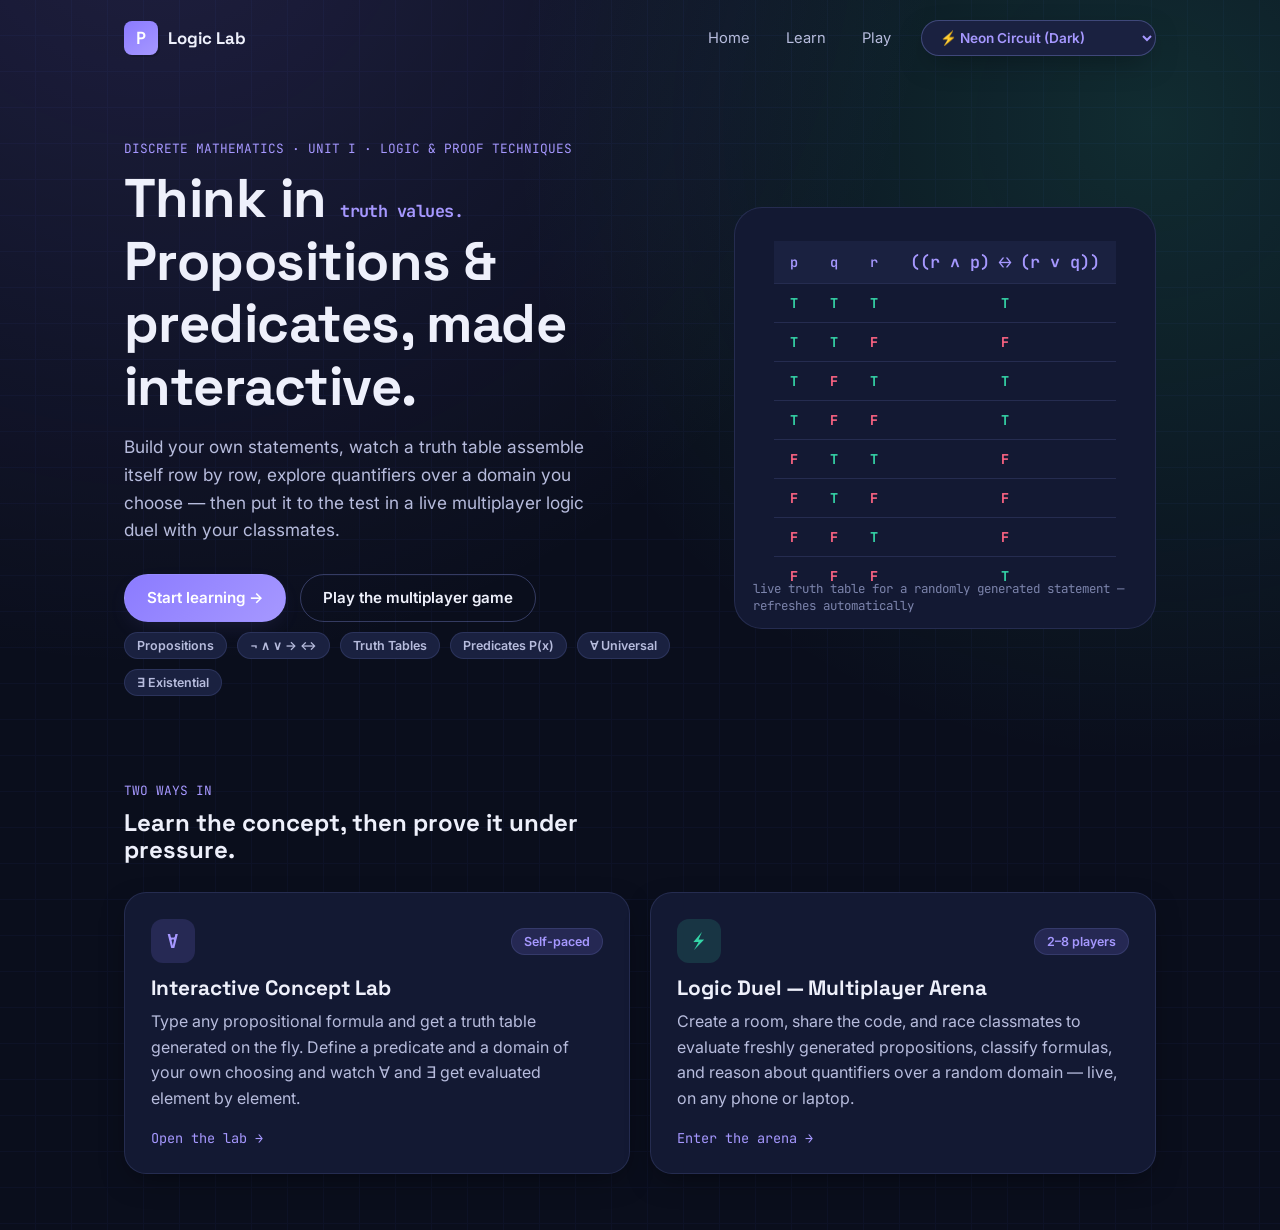
<file: index.html>
<!DOCTYPE html>
<html lang="en">
<head>
<meta charset="UTF-8">
<meta name="viewport" content="width=device-width, initial-scale=1, viewport-fit=cover">
<title>Propositions &amp; Predicates — Interactive Logic Lab</title>
<link rel="stylesheet" href="css/style.css">
<style>
  .hero { padding: 64px 0 20px; }
  .hero-grid { display: grid; grid-template-columns: 1.15fr 0.85fr; gap: 40px; align-items: center; }
  .hero h1 { font-size: clamp(2.1rem, 5vw, 3.4rem); letter-spacing: -0.01em; }
  .hero h1 .sym { color: var(--accent-bright); }
  .hero .lede { font-size: 1.08rem; max-width: 480px; margin-top: 16px; }
  .cta-row { display: flex; gap: 14px; margin-top: 30px; flex-wrap: wrap; }

  .orbit {
    aspect-ratio: 1;
    border-radius: 28px;
    border: 1px solid var(--border);
    background: var(--panel);
    position: relative;
    display: grid; place-items: center;
    overflow: hidden;
  }
  .orbit table.truth-table { font-size: 0.85rem; }
  .orbit-caption { position: absolute; bottom: 14px; left: 18px; right: 18px; font-size: .78rem; color: var(--muted); font-family: var(--font-mono); }

  .track-cards { margin-top: 10px; }
  .card .card-top { display: flex; align-items: center; justify-content: space-between; margin-bottom: 14px; }
  .card .icon {
    width: 44px; height: 44px; border-radius: 12px;
    display: grid; place-items: center; font-family: var(--font-mono); font-weight: 700; font-size: 1.2rem;
  }
  .icon.learn { background: var(--accent-soft); color: var(--accent-bright); }
  .icon.play { background: var(--true-soft); color: var(--true); }
  .card h3 { font-size: 1.3rem; margin-bottom: 8px; }
  .card .go { font-family: var(--font-mono); font-size: .85rem; color: var(--accent-bright); }

  .syllabus-row { display: flex; gap: 10px; flex-wrap: wrap; margin-top: 10px; }
  .syllabus-row .pill { background: var(--panel-2); color: var(--text-dim); }

  @media (max-width: 860px) {
    .hero-grid { grid-template-columns: 1fr; }
    .orbit { max-width: 420px; margin: 0 auto; }
  }
</style>
</head>
<body>
<div class="topbar">
  <a class="brand" href="index.html"><span class="mark">P</span>Logic Lab</a>
  <div class="nav-controls">
    <nav class="nav-links">
      <a href="index.html">Home</a>
      <a href="learn.html">Learn</a>
      <a href="game.html">Play</a>
    </nav>
    <select id="themeSelect" class="theme-select" aria-label="Select Theme">
  <option value="neon-circuit">⚡ Neon Circuit (Dark)</option>
  <option value="neon-twilight">🌆 Neon Twilight (Light)</option>
  <option value="dystopia-glitch">🤖 Cyberpunk Glitch (Dark)</option>
  <option value="dystopia-light">⚠️ Cyberpunk Hazard (Light)</option>
  <option value="pixel-lavender">🔮 Pixel Lavender (Dark)</option>
  <option value="pixel-sakura">🌸 Pixel Sakura (Light)</option>
</select>
  </div>
</div>

<div class="wrap">
  <section class="hero">
    <div class="hero-grid">
      <div>
        <div class="eyebrow">DISCRETE MATHEMATICS · UNIT I · LOGIC &amp; PROOF TECHNIQUES</div>
        <h1>Think in <span class="sym">truth values.</span><br>Propositions &amp; predicates, made interactive.</h1>
        <p class="lede">Build your own statements, watch a truth table assemble itself row by row, explore quantifiers over a domain you choose — then put it to the test in a live multiplayer logic duel with your classmates.</p>
        <div class="cta-row">
          <a href="learn.html" class="btn btn-primary">Start learning →</a>
          <a href="game.html" class="btn btn-ghost">Play the multiplayer game</a>
        </div>
        <div class="syllabus-row">
          <span class="pill">Propositions</span>
          <span class="pill">¬ ∧ ∨ → ↔</span>
          <span class="pill">Truth Tables</span>
          <span class="pill">Predicates P(x)</span>
          <span class="pill">∀ Universal</span>
          <span class="pill">∃ Existential</span>
        </div>
      </div>

      <div class="orbit" id="heroOrbit" aria-hidden="true">
        <div id="heroTableSlot"></div>
        <div class="orbit-caption">live truth table for a randomly generated statement — refreshes automatically</div>
      </div>
    </div>
  </section>

  <section class="section track-cards">
    <div class="section-head">
      <div class="eyebrow">TWO WAYS IN</div>
      <h2>Learn the concept, then prove it under pressure.</h2>
    </div>
    <div class="grid-2">
      <a class="card" href="learn.html">
        <div class="card-top">
          <div class="icon learn">∀</div>
          <span class="pill">Self-paced</span>
        </div>
        <h3>Interactive Concept Lab</h3>
        <p>Type any propositional formula and get a truth table generated on the fly. Define a predicate and a domain of your own choosing and watch ∀ and ∃ get evaluated element by element.</p>
        <span class="go">Open the lab →</span>
      </a>
      <a class="card" href="game.html">
        <div class="card-top">
          <div class="icon play">⚡</div>
          <span class="pill">2–8 players</span>
        </div>
        <h3>Logic Duel — Multiplayer Arena</h3>
        <p>Create a room, share the code, and race classmates to evaluate freshly generated propositions, classify formulas, and reason about quantifiers over a random domain — live, on any phone or laptop.</p>
        <span class="go">Enter the arena →</span>
      </a>
    </div>
  </section>
</div>

<script type="module">
  import { randomExpression, generateTruthTable } from './js/logic-engine.js';

  function renderMiniTable() {
    const vars = ['p', 'q', 'r'].slice(0, 2 + Math.round(Math.random()));
    let expr;
    try {
      expr = randomExpression(vars, 2);
      var { rows } = generateTruthTable(expr);
    } catch (e) { return; }
    const varsUsed = Object.keys(rows[0].env);
    let html = `<table class="truth-table"><thead><tr>`;
    varsUsed.forEach(v => html += `<th>${v}</th>`);
    html += `<th class="sym">${expr}</th></tr></thead><tbody>`;
    rows.forEach(r => {
      html += '<tr>';
      varsUsed.forEach(v => html += `<td class="${r.env[v] ? 'val-true' : 'val-false'}">${r.env[v] ? 'T' : 'F'}</td>`);
      html += `<td class="result-col ${r.result ? 'val-true' : 'val-false'}">${r.result ? 'T' : 'F'}</td></tr>`;
    });
    html += '</tbody></table>';
    document.getElementById('heroTableSlot').innerHTML = html;
  }

  renderMiniTable();
  setInterval(renderMiniTable, 4200);
</script>
<script type="module" src="js/theme.js"></script>
</body>
</html>
</file>
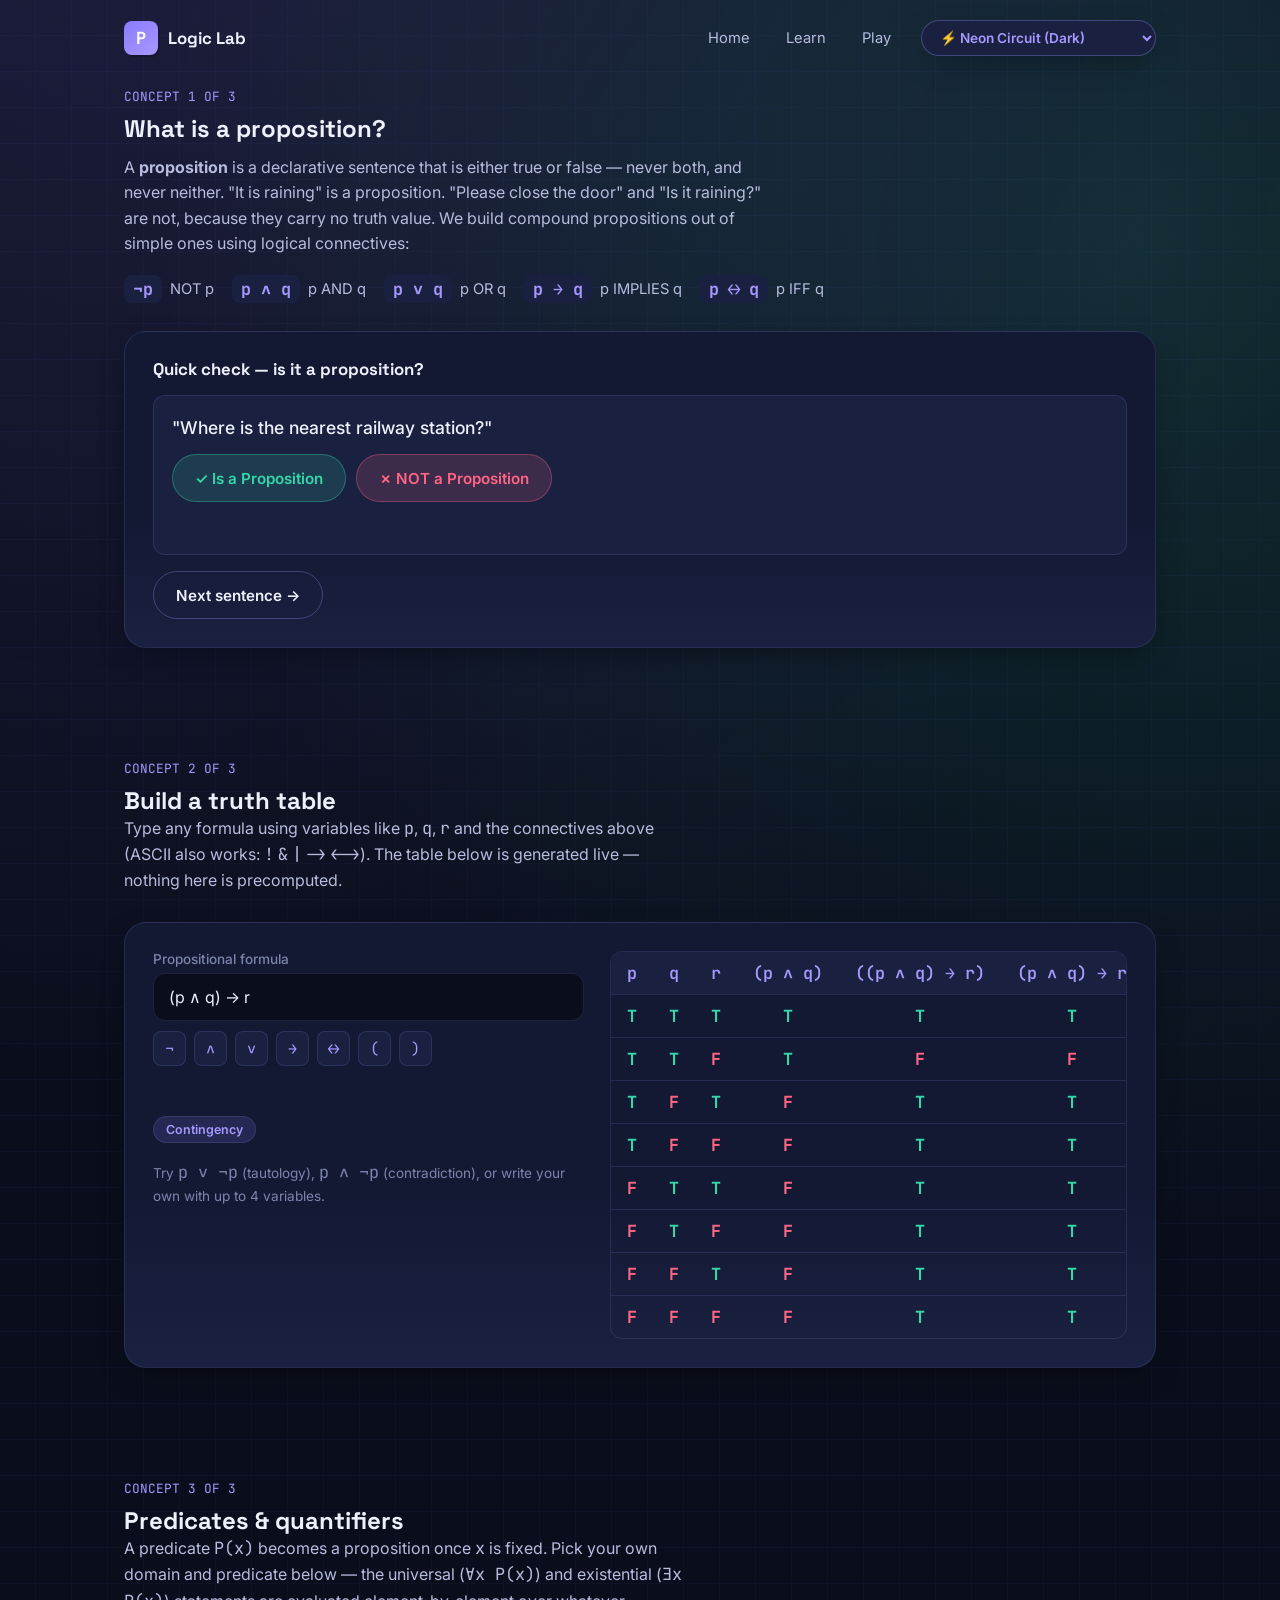
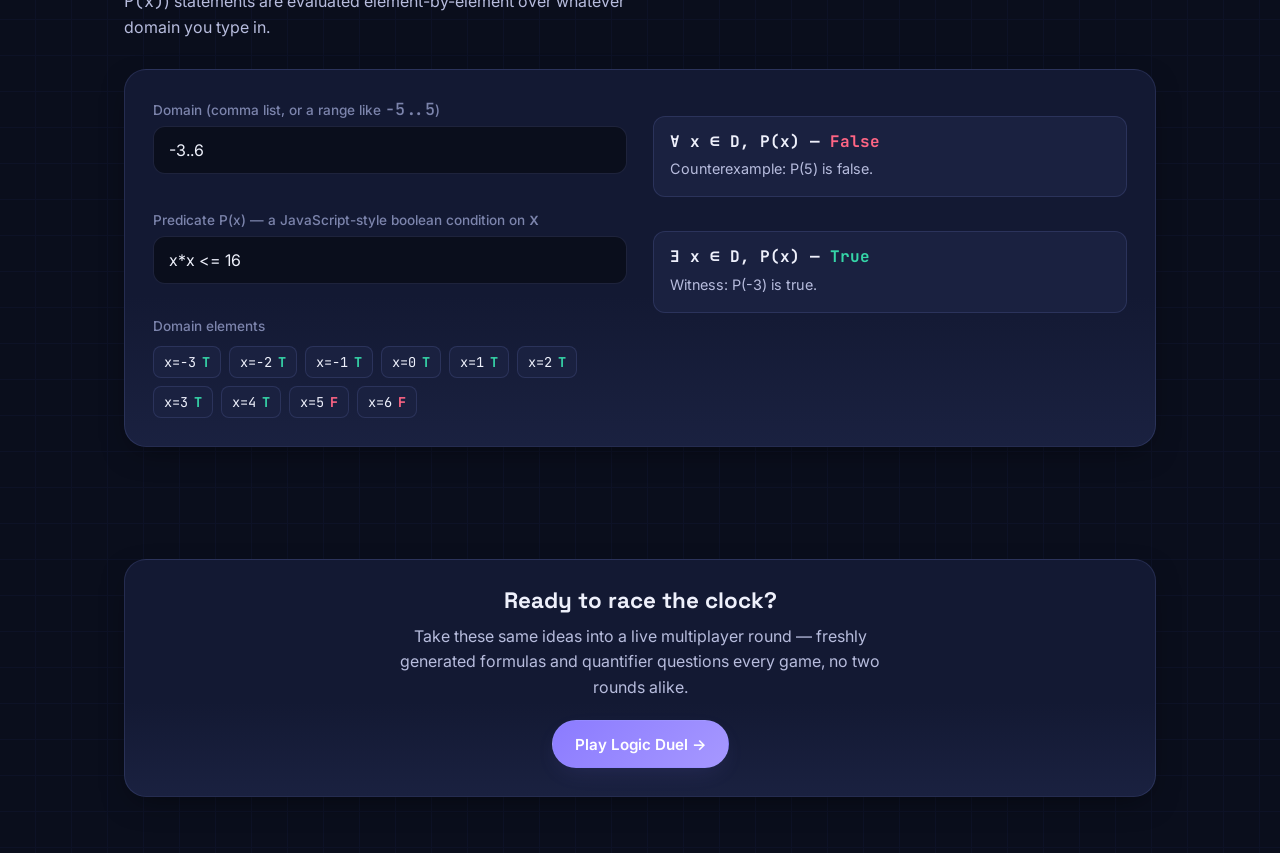
<file: learn.html>
<!DOCTYPE html>
<html lang="en">
<head>
<meta charset="UTF-8">
<meta name="viewport" content="width=device-width, initial-scale=1, viewport-fit=cover">
<title>Learn — Propositions &amp; Predicates</title>
<link rel="stylesheet" href="css/style.css">
<style>
  .legend { display: flex; gap: 18px; flex-wrap: wrap; margin: 18px 0 28px; }
  .legend .item { display: flex; align-items: center; gap: 8px; font-size: .92rem; color: var(--text-dim); }
  .legend .sym { font-family: var(--font-mono); background: var(--panel-2); border-radius: var(--r-sm); padding: 3px 9px; color: var(--accent-bright); font-weight: 700; }

  .builder { display: grid; grid-template-columns: 1fr 1.2fr; gap: 26px; }
  .builder-input-row { display: flex; gap: 10px; }
  .builder-input-row input { flex: 1; }
  .quick-syms { display: flex; gap: 8px; flex-wrap: wrap; margin-top: 10px; }
  .quick-syms button { font-family: var(--font-mono); background: var(--panel-2); border: 1px solid var(--border); color: var(--accent-bright); border-radius: var(--r-sm); padding: 6px 11px; cursor: pointer; font-size: .95rem; }
  .quick-syms button:hover { border-color: var(--border-strong); }
  .verdict { margin-top: 16px; }
  .error-msg { color: var(--false); font-size: .88rem; margin-top: 10px; font-family: var(--font-mono); }

  .quant-grid { display: grid; grid-template-columns: 1fr 1fr; gap: 26px; }
  .domain-chip { display: inline-flex; align-items: center; gap: 6px; font-family: var(--font-mono); font-size: .85rem; padding: 6px 10px; border-radius: var(--r-sm); background: var(--panel-2); border: 1px solid var(--border); }
  .domain-list { display: flex; flex-wrap: wrap; gap: 8px; margin-top: 12px; max-height: 190px; overflow-y: auto; }
  .quant-result { margin-top: 18px; padding: 16px; border-radius: var(--r-md); border: 1px solid var(--border); background: var(--panel-2); }
  .quant-result h4 { font-family: var(--font-mono); font-size: 1rem; margin-bottom: 6px; }

  .quiz-item { padding: 18px; border-radius: var(--r-md); border: 1px solid var(--border); background: var(--panel-2); }
  .quiz-options { display: flex; gap: 10px; margin-top: 12px; flex-wrap: wrap; }
  .quiz-feedback { margin-top: 10px; font-size: .9rem; min-height: 1.4em; }

  @media (max-width: 860px) {
    .builder, .quant-grid { grid-template-columns: 1fr; }
  }
</style>
</head>
<body>
<div class="topbar">
  <a class="brand" href="index.html"><span class="mark">P</span>Logic Lab</a>
  <div class="nav-controls">
    <nav class="nav-links">
      <a href="index.html">Home</a>
      <a href="learn.html">Learn</a>
      <a href="game.html">Play</a>
    </nav>
    <select id="themeSelect" class="theme-select" aria-label="Select Theme">
  <option value="neon-circuit">⚡ Neon Circuit (Dark)</option>
  <option value="neon-twilight">🌆 Neon Twilight (Light)</option>
  <option value="dystopia-glitch">🤖 Cyberpunk Glitch (Dark)</option>
  <option value="dystopia-light">⚠️ Cyberpunk Hazard (Light)</option>
  <option value="pixel-lavender">🔮 Pixel Lavender (Dark)</option>
  <option value="pixel-sakura">🌸 Pixel Sakura (Light)</option>
</select>
  </div>
</div>

<div class="wrap">

  <section class="section" style="padding-top:12px;">
    <div class="eyebrow">CONCEPT 1 OF 3</div>
    <h2>What is a proposition?</h2>
    <p style="max-width:640px; margin-top:12px;">A <strong>proposition</strong> is a declarative sentence that is either true or false — never both, and never neither. "It is raining" is a proposition. "Please close the door" and "Is it raining?" are not, because they carry no truth value. We build compound propositions out of simple ones using logical connectives:</p>
    <div class="legend">
      <div class="item"><span class="sym">¬p</span> NOT p</div>
      <div class="item"><span class="sym">p ∧ q</span> p AND q</div>
      <div class="item"><span class="sym">p ∨ q</span> p OR q</div>
      <div class="item"><span class="sym">p → q</span> p IMPLIES q</div>
      <div class="item"><span class="sym">p ↔ q</span> p IFF q</div>
    </div>

    <div class="panel stack" id="quizPanel">
      <h3 style="font-size:1.05rem;">Quick check — is it a proposition?</h3>
      <div class="quiz-item" id="quizItem"></div>
      <button class="btn btn-ghost" id="quizNext" style="align-self:flex-start;">Next sentence →</button>
    </div>
  </section>

  <section class="section">
    <div class="section-head">
      <div class="eyebrow">CONCEPT 2 OF 3</div>
      <h2>Build a truth table</h2>
      <p>Type any formula using variables like <code>p</code>, <code>q</code>, <code>r</code> and the connectives above (ASCII also works: <code>!</code> <code>&amp;</code> <code>|</code> <code>-&gt;</code> <code>&lt;-&gt;</code>). The table below is generated live — nothing here is precomputed.</p>
    </div>

    <div class="builder panel">
      <div class="stack">
        <div class="field">
          <label for="exprInput">Propositional formula</label>
          <div class="builder-input-row">
            <input type="text" id="exprInput" value="(p ∧ q) → r" autocomplete="off" spellcheck="false">
          </div>
          <div class="quick-syms">
            <button type="button" data-sym="¬">¬</button>
            <button type="button" data-sym="∧">∧</button>
            <button type="button" data-sym="∨">∨</button>
            <button type="button" data-sym="→">→</button>
            <button type="button" data-sym="↔">↔</button>
            <button type="button" data-sym="(">(</button>
            <button type="button" data-sym=")">)</button>
          </div>
          <div class="error-msg hidden" id="exprError"></div>
        </div>
        <div class="verdict">
          <span class="pill" id="verdictPill">—</span>
        </div>
        <p class="muted" style="font-size:.85rem;">Try <code>p ∨ ¬p</code> (tautology), <code>p ∧ ¬p</code> (contradiction), or write your own with up to 4 variables.</p>
      </div>

      <div class="truth-table-wrap">
        <table class="truth-table" id="truthTable"></table>
      </div>
    </div>
  </section>

  <section class="section">
    <div class="section-head">
      <div class="eyebrow">CONCEPT 3 OF 3</div>
      <h2>Predicates &amp; quantifiers</h2>
      <p>A predicate <code>P(x)</code> becomes a proposition once <code>x</code> is fixed. Pick your own domain and predicate below — the universal (<code>∀x P(x)</code>) and existential (<code>∃x P(x)</code>) statements are evaluated element-by-element over whatever domain you type in.</p>
    </div>

    <div class="panel quant-grid">
      <div class="stack">
        <div class="field">
          <label for="domainInput">Domain (comma list, or a range like <code>-5..5</code>)</label>
          <input type="text" id="domainInput" value="-3..6" autocomplete="off" spellcheck="false">
        </div>
        <div class="field">
          <label for="predicateInput">Predicate P(x) — a JavaScript-style boolean condition on <code>x</code></label>
          <input type="text" id="predicateInput" value="x*x <= 16" autocomplete="off" spellcheck="false">
        </div>
        <div class="error-msg hidden" id="predError"></div>
        <div>
          <label>Domain elements</label>
          <div class="domain-list" id="domainList"></div>
        </div>
      </div>
      <div class="stack">
        <div class="quant-result" id="forallResult"></div>
        <div class="quant-result" id="existsResult"></div>
      </div>
    </div>
  </section>

  <section class="section center">
    <div class="panel">
      <h3 style="font-size:1.4rem;">Ready to race the clock?</h3>
      <p style="max-width:480px; margin:10px auto 20px;">Take these same ideas into a live multiplayer round — freshly generated formulas and quantifier questions every game, no two rounds alike.</p>
      <a class="btn btn-primary" href="game.html">Play Logic Duel →</a>
    </div>
  </section>
</div>

<div class="toast" id="toast"></div>
<script type="module" src="js/theme.js"></script>
<script type="module" src="js/learn.js"></script>
</body>
</html>
</file>
<file: css/style.css>
/* css/style.css */
@import url('https://fonts.googleapis.com/css2?family=Space+Grotesk:wght@500;600;700&family=Inter:wght@400;500;600&family=JetBrains+Mono:wght@400;500;700&family=VT323&display=swap');

:root {
  /* ============================================================
     THEME 1: NEON CIRCUIT (Original Dark Circuit Board)
     ============================================================ */
  --bg: #0a0e1c;
  --bg-grid: #0d1226;
  --panel: #131933;
  --panel-2: #1a2140;
  --panel-3: #212a4e;
  --border: rgba(148, 163, 255, 0.14);
  --border-strong: rgba(148, 163, 255, 0.3);

  --accent: #8b7bff;
  --accent-bright: #a698ff;
  --accent-soft: rgba(139, 123, 255, 0.16);

  --true: #35d6a8;
  --true-soft: rgba(53, 214, 168, 0.15);
  --false: #ff6584;
  --false-soft: rgba(255, 101, 132, 0.15);

  --text: #eef0fb;
  --text-dim: #b7bcdd;
  --muted: #7c84ac;

  --font-display: 'Space Grotesk', sans-serif;
  --font-body: 'Inter', sans-serif;
  --font-mono: 'JetBrains Mono', monospace;

  --r-lg: 22px;
  --r-md: 12px;
  --r-sm: 8px;
  --r-pill: 999px;

  --panel-shadow: 0 10px 30px -10px rgba(0, 0, 0, 0.5);
  --pixel-border: 1px solid var(--border);

  color-scheme: dark;
}

[data-theme="neon-twilight"] {
  /* ============================================================
     THEME 2: NEON TWILIGHT (High-Vibrancy Indigo & Magenta)
     ============================================================ */
  --bg: #dbe4ff;
  --bg-grid: #c7d2fe;
  --panel: #eef2ff;
  --panel-2: #c7d2fe;
  --panel-3: #a5b4fc;
  --border: rgba(99, 102, 241, 0.35);
  --border-strong: #6366f1;

  --accent: #d946ef;
  --accent-bright: #4f46e5;
  --accent-soft: rgba(217, 70, 239, 0.22);

  --true: #059669;
  --true-soft: rgba(5, 150, 105, 0.22);
  --false: #e11d48;
  --false-soft: rgba(225, 29, 72, 0.22);

  --text: #0f172a;
  --text-dim: #312e81;
  --muted: #4338ca;

  --panel-shadow: 0 12px 32px -8px rgba(79, 70, 229, 0.28);
  --pixel-border: 1.5px solid var(--border-strong);

  color-scheme: light;
}

[data-theme="dystopia-glitch"] {
  /* ============================================================
     THEME 3: CYBERPUNK GLITCH (Dark Grimdark Terminal)
     ============================================================ */
  --bg: #030407;
  --bg-grid: #0e111a;
  --panel: #07090e;
  --panel-2: #101420;
  --panel-3: #182030;
  --border: rgba(255, 0, 85, 0.6);
  --border-strong: #ff0055;

  --accent: #ff0055;
  --accent-bright: #00f0ff;
  --accent-soft: rgba(255, 0, 85, 0.25);

  --true: #00ffaa;
  --true-soft: rgba(0, 255, 170, 0.2);
  --false: #ff0055;
  --false-soft: rgba(255, 0, 85, 0.25);

  --text: #ffffff;
  --text-dim: #c1cbdb;
  --muted: #78879c;

  --font-display: 'Space Grotesk', sans-serif;
  --font-body: 'Inter', sans-serif;
  --font-mono: 'JetBrains Mono', monospace;

  --r-lg: 2px;
  --r-md: 0px;
  --r-sm: 0px;
  --r-pill: 2px;

  --panel-shadow: -4px 4px 0px #ff0055, 4px -4px 0px #00f0ff;
  --pixel-border: 2px solid var(--border-strong);

  color-scheme: dark;
}

[data-theme="dystopia-light"] {
  /* ============================================================
     THEME 4: CYBERPUNK HAZARD (Light Surveillance Terminal)
     ============================================================ */
  --bg: #cfd6df;
  --bg-grid: #b0bac5;
  --panel: #f0f4f8;
  --panel-2: #d8e1e8;
  --panel-3: #c0ccd8;
  --border: #eab308;
  --border-strong: #0f172a;

  --accent: #d97706;
  --accent-bright: #1e293b;
  --accent-soft: rgba(217, 119, 6, 0.25);

  --true: #047857;
  --true-soft: rgba(4, 120, 87, 0.2);
  --false: #b91c1c;
  --false-soft: rgba(185, 28, 28, 0.2);

  --text: #0f172a;
  --text-dim: #1e293b;
  --muted: #475569;

  --font-display: 'Space Grotesk', sans-serif;
  --font-body: 'Inter', sans-serif;
  --font-mono: 'JetBrains Mono', monospace;

  --r-lg: 2px;
  --r-md: 0px;
  --r-sm: 0px;
  --r-pill: 2px;

  --panel-shadow: 5px 5px 0px #0f172a;
  --pixel-border: 2px solid var(--border-strong);

  color-scheme: light;
}

[data-theme="pixel-lavender"] {
  /* ============================================================
     THEME 5: COZY PIXEL LAVENDER (Pastel Y2K Dark)
     ============================================================ */
  --bg: #1a1326;
  --bg-grid: #241a36;
  --panel: #291e3d;
  --panel-2: #382952;
  --panel-3: #4a366b;
  --border: #755299;
  --border-strong: #f4a6e1;

  --accent: #f4a6e1;
  --accent-bright: #ffc2eb;
  --accent-soft: rgba(244, 166, 225, 0.2);

  --true: #82e0aa;
  --true-soft: rgba(130, 224, 170, 0.22);
  --false: #ff8ca3;
  --false-soft: rgba(255, 140, 163, 0.22);

  --text: #fbebfd;
  --text-dim: #d3b9dc;
  --muted: #a388b5;

  --font-display: 'Space Grotesk', sans-serif;
  --font-body: 'Inter', sans-serif;
  --font-mono: 'VT323', monospace;

  --r-lg: 14px;
  --r-md: 8px;
  --r-sm: 4px;
  --r-pill: 999px;

  --panel-shadow: 4px 4px 0px #0c0714;
  --pixel-border: 2px solid var(--border-strong);

  color-scheme: dark;
}

[data-theme="pixel-sakura"] {
  /* ============================================================
     THEME 6: COZY PIXEL SAKURA (Pastel Y2K Light)
     ============================================================ */
  --bg: #f5deea;
  --bg-grid: #ebcad9;
  --panel: #fff2f7;
  --panel-2: #f2c9db;
  --panel-3: #e5b3cb;
  --border: #d48ba8;
  --border-strong: #b84c75;

  --accent: #d45d87;
  --accent-bright: #9e2d56;
  --accent-soft: rgba(212, 93, 135, 0.2);

  --true: #2aa897;
  --true-soft: rgba(42, 168, 151, 0.22);
  --false: #e55353;
  --false-soft: rgba(229, 83, 83, 0.22);

  --text: #3d1c29;
  --text-dim: #5c3243;
  --muted: #8c5369;

  --font-display: 'Space Grotesk', sans-serif;
  --font-body: 'Inter', sans-serif;
  --font-mono: 'VT323', monospace;

  --r-lg: 14px;
  --r-md: 8px;
  --r-sm: 4px;
  --r-pill: 999px;

  --panel-shadow: 4px 4px 0px #d49cb3;
  --pixel-border: 2px solid var(--border-strong);

  color-scheme: light;
}

/* ---------- Reset & Base ---------- */
* { box-sizing: border-box; }

html, body {
  margin: 0;
  padding: 0;
  background: var(--bg);
  color: var(--text);
  font-family: var(--font-body);
  -webkit-font-smoothing: antialiased;
  transition: background-color 0.25s ease, color 0.25s ease;
}

body {
  min-height: 100vh;
  background-image:
    radial-gradient(circle at 12% -10%, var(--accent-soft), transparent 45%),
    radial-gradient(circle at 90% 10%, var(--true-soft), transparent 40%),
    linear-gradient(var(--bg-grid) 1px, transparent 1px),
    linear-gradient(90deg, var(--bg-grid) 1px, transparent 1px);
  background-size: auto, auto, 36px 36px, 36px 36px;
  background-position: 0 0, 0 0, -1px -1px, -1px -1px;
}

/* Subtle Pixel Grid Texture for Pixel Themes */
[data-theme="pixel-lavender"] body,
[data-theme="pixel-sakura"] body {
  background-image: 
    linear-gradient(var(--bg-grid) 2px, transparent 2px),
    linear-gradient(90deg, var(--bg-grid) 2px, transparent 2px);
  background-size: 24px 24px;
}

a { 
  color: inherit; 
  text-decoration: none; 
}

h1, h2, h3, h4 { font-family: var(--font-display); margin: 0; line-height: 1.15; color: var(--text); }
p { line-height: 1.6; color: var(--text-dim); margin: 0 0 1em; }
code, .sym { font-family: var(--font-mono); font-size: 1.05rem; }

::selection { background: var(--accent-soft); color: var(--text); }

:focus-visible {
  outline: 2px solid var(--accent-bright);
  outline-offset: 2px;
  border-radius: var(--r-sm);
}

@media (prefers-reduced-motion: reduce) {
  * { animation-duration: 0.001ms !important; transition-duration: 0.001ms !important; }
}

/* ---------- Layout Shells ---------- */

.wrap {
  max-width: 1080px;
  margin: 0 auto;
  padding: 0 24px;
}

.topbar {
  display: flex;
  align-items: center;
  justify-content: space-between;
  padding: 20px 24px;
  max-width: 1080px;
  margin: 0 auto;
}

.brand {
  display: flex;
  align-items: center;
  gap: 10px;
  font-family: var(--font-display);
  font-weight: 700;
  font-size: 1.05rem;
  text-decoration: none;
  color: var(--text);
}

.brand .mark {
  width: 34px; height: 34px;
  border-radius: var(--r-sm);
  display: grid; place-items: center;
  background: linear-gradient(145deg, var(--accent), var(--accent-bright));
  font-family: var(--font-mono);
  font-weight: 700;
  color: #fff;
  flex-shrink: 0;
  box-shadow: 2px 2px 0px rgba(0,0,0,0.15);
}

.nav-controls {
  display: flex;
  align-items: center;
  gap: 16px;
}

.nav-links { display: flex; gap: 8px; }

.nav-links a {
  text-decoration: none;
  color: var(--text-dim);
  font-size: 0.92rem;
  padding: 9px 14px;
  border-radius: var(--r-pill);
  transition: background .15s ease, color .15s ease;
}
.nav-links a:hover, .nav-links a.active { background: var(--panel-2); color: var(--text); }

/* Theme Selector Dropdown */
.theme-select {
  font-family: var(--font-body);
  font-size: 0.85rem;
  font-weight: 600;
  padding: 8px 14px;
  background: var(--panel-2);
  color: var(--accent-bright);
  border: 1px solid var(--border-strong);
  border-radius: var(--r-pill);
  cursor: pointer;
  outline: none;
  box-shadow: var(--panel-shadow);
  transition: border-color 0.15s ease;
}

.theme-select:hover {
  border-color: var(--accent-bright);
}

/* ---------- Buttons ---------- */

.btn {
  display: inline-flex;
  align-items: center;
  justify-content: center;
  gap: 8px;
  font-family: var(--font-body);
  font-weight: 600;
  font-size: 0.95rem;
  padding: 12px 22px;
  border-radius: var(--r-pill);
  border: var(--pixel-border);
  cursor: pointer;
  text-decoration: none;
  transition: transform .12s ease, box-shadow .12s ease, background .15s ease, border-color .15s ease;
  background: var(--panel-2);
  color: var(--text);
  min-height: 48px;
}

.btn:hover { transform: translateY(-1px); color: var(--text); }
.btn:active { transform: translateY(0); }

.btn-primary {
  background: linear-gradient(135deg, var(--accent), var(--accent-bright));
  color: #ffffff;
  box-shadow: 0 8px 24px -8px var(--accent-soft);
}
.btn-primary:hover { box-shadow: 0 10px 28px -6px var(--accent-soft); }

/* Pixel & Dystopian Button Accent Adjustments */
[data-theme="dystopia-glitch"] .btn,
[data-theme="dystopia-light"] .btn,
[data-theme="pixel-lavender"] .btn,
[data-theme="pixel-sakura"] .btn {
  box-shadow: 3px 3px 0px var(--border-strong);
}

[data-theme="dystopia-glitch"] .btn:hover {
  transform: translate(-2px, -2px);
  box-shadow: -4px 4px 0px #ff0055, 4px -4px 0px #00f0ff;
}

[data-theme="dystopia-light"] .btn:hover {
  transform: translate(-2px, -2px);
  box-shadow: 5px 5px 0px #0f172a;
}

.btn-ghost {
  background: transparent;
  border-color: var(--border-strong);
}
.btn-ghost:hover { background: var(--panel-2); }

.btn-true { background: var(--true-soft); color: var(--true); border-color: rgba(53,214,168,.35); }
.btn-false { background: var(--false-soft); color: var(--false); border-color: rgba(255,101,132,.35); }
.btn:disabled { opacity: 0.45; cursor: not-allowed; transform: none; }

.btn-block { width: 100%; }

/* ---------- Panels & Cards ---------- */

.panel {
  background: linear-gradient(180deg, var(--panel), var(--panel) 60%, var(--panel-2));
  border: var(--pixel-border);
  border-radius: var(--r-lg);
  padding: 28px;
  box-shadow: var(--panel-shadow);
}

.card {
  background: var(--panel);
  border: var(--pixel-border);
  border-radius: var(--r-lg);
  padding: 26px;
  text-decoration: none;
  color: var(--text);
  display: block;
  box-shadow: var(--panel-shadow);
  transition: border-color .18s ease, transform .18s ease, background .18s ease, box-shadow .18s ease;
  position: relative;
  overflow: hidden;
}

[data-theme="dystopia-glitch"] .card:hover {
  border-color: var(--accent-bright);
  transform: translate(-2px, -2px);
  box-shadow: -5px 5px 0px #ff0055, 5px -5px 0px #00f0ff;
}

[data-theme="dystopia-light"] .card:hover {
  border-color: var(--border-strong);
  transform: translate(-2px, -2px);
  box-shadow: 6px 6px 0px #0f172a;
}

.pill {
  display: inline-flex;
  align-items: center;
  gap: 6px;
  font-size: 0.78rem;
  font-weight: 600;
  padding: 5px 12px;
  border-radius: var(--r-pill);
  background: var(--accent-soft);
  color: var(--accent-bright);
  border: 1px solid var(--border);
}

/* ---------- Forms ---------- */

label { display: block; font-size: 0.85rem; color: var(--muted); margin-bottom: 6px; font-weight: 500; }

input[type=text], input[type=number], textarea, select {
  width: 100%;
  background: var(--bg);
  border: var(--pixel-border);
  color: var(--text);
  padding: 13px 15px;
  border-radius: var(--r-md);
  font-family: var(--font-body);
  font-size: 1rem;
  outline: none;
}
input[type=text]:focus, input[type=number]:focus, textarea:focus, select:focus {
  border-color: var(--accent-bright);
}

.field { margin-bottom: 18px; }
.field-row { display: flex; gap: 14px; flex-wrap: wrap; }
.field-row > .field { flex: 1; min-width: 140px; }

/* ---------- Truth Table ---------- */

.truth-table-wrap { overflow-x: auto; border-radius: var(--r-md); border: var(--pixel-border); }
table.truth-table { border-collapse: collapse; width: 100%; font-family: var(--font-mono); font-size: 1.05rem; min-width: 320px; }
table.truth-table th, table.truth-table td {
  padding: 10px 16px;
  text-align: center;
  border-bottom: 1px solid var(--border);
  white-space: nowrap;
}
table.truth-table th { background: var(--panel-2); color: var(--accent-bright); font-weight: 600; }
table.truth-table tr:last-child td { border-bottom: none; }
table.truth-table td.result-col { font-weight: 700; }
.val-true { color: var(--true); font-weight: 700; }
.val-false { color: var(--false); font-weight: 700; }

/* ---------- Verdict Badges ---------- */

.badge-true, .badge-false {
  display: inline-flex; align-items: center; gap: 6px;
  padding: 4px 12px; border-radius: var(--r-pill); font-weight: 700; font-size: .85rem; font-family: var(--font-mono);
}
.badge-true { background: var(--true-soft); color: var(--true); }
.badge-false { background: var(--false-soft); color: var(--false); }

/* ---------- Utility ---------- */

.stack { display: flex; flex-direction: column; gap: 16px; }
.row { display: flex; align-items: center; gap: 12px; flex-wrap: wrap; }
.between { justify-content: space-between; }
.center { text-align: center; }
.muted { color: var(--muted); }
.mono { font-family: var(--font-mono); }
.hidden { display: none !important; }
.grow { flex: 1; }

.section { padding: 56px 0; }
.section-head { max-width: 560px; margin-bottom: 28px; }
.eyebrow { font-family: var(--font-mono); font-size: .8rem; color: var(--accent-bright); margin-bottom: 10px; }

.grid-2 { display: grid; grid-template-columns: 1fr 1fr; gap: 20px; }
.grid-3 { display: grid; grid-template-columns: repeat(3, 1fr); gap: 20px; }

.toast {
  position: fixed;
  bottom: 24px; left: 50%;
  transform: translateX(-50%) translateY(12px);
  background: var(--panel-3);
  border: 1px solid var(--border-strong);
  padding: 13px 20px;
  border-radius: var(--r-md);
  font-size: .9rem;
  opacity: 0;
  pointer-events: none;
  transition: opacity .2s ease, transform .2s ease;
  z-index: 50;
  max-width: 90vw;
}
.toast.show { opacity: 1; transform: translateX(-50%) translateY(0); }

footer { padding: 40px 24px; text-align: center; color: var(--muted); font-size: .85rem; }

@media (max-width: 720px) {
  .grid-2, .grid-3 { grid-template-columns: 1fr; }
  .topbar { flex-direction: column; gap: 14px; align-items: stretch; }
  .nav-links { justify-content: center; }
  .panel, .card { padding: 20px; border-radius: var(--r-md); }
  .section { padding: 36px 0; }
}

/* ============================================================
   HIGH-VISIBILITY DYSTOPIAN GLITCH & HARDWARE ANIMATIONS
   ============================================================ */

/* Fast Border/Shadow Glitch Offset (Cyberpunk Glitch Theme) */
@keyframes intense-container-glitch {
  0% {
    box-shadow: -4px 4px 0px #ff0055, 4px -4px 0px #00f0ff;
    border-color: #ff0055;
  }
  20% {
    box-shadow: -4px 4px 0px #ff0055, 4px -4px 0px #00f0ff;
    border-color: #ff0055;
  }
  21% {
    box-shadow: 4px -4px 0px #ff0055, -4px 4px 0px #00f0ff;
    border-color: #00f0ff;
  }
  24% {
    box-shadow: -4px 4px 0px #ff0055, 4px -4px 0px #00f0ff;
    border-color: #ff0055;
  }
  70% {
    box-shadow: -4px 4px 0px #ff0055, 4px -4px 0px #00f0ff;
    border-color: #ff0055;
  }
  71% {
    box-shadow: 5px -2px 0px #00f0ff, -5px 2px 0px #ff0055;
    border-color: #00f0ff;
  }
  74% {
    box-shadow: -4px 4px 0px #ff0055, 4px -4px 0px #00f0ff;
    border-color: #ff0055;
  }
  100% {
    box-shadow: -4px 4px 0px #ff0055, 4px -4px 0px #00f0ff;
    border-color: #ff0055;
  }
}

/* Industrial Caution Shadow Jitter (Hazard Theme) */
@keyframes hazard-pulse-glitch {
  0%, 90% { box-shadow: 5px 5px 0px #0f172a; border-color: #0f172a; }
  92% { box-shadow: -3px 5px 0px #d97706, 5px -3px 0px #0f172a; border-color: #d97706; }
  94% { box-shadow: 5px 5px 0px #0f172a; border-color: #0f172a; }
}

[data-theme="dystopia-glitch"] .panel,
[data-theme="dystopia-glitch"] .card,
[data-theme="dystopia-glitch"] input[type="text"],
[data-theme="dystopia-glitch"] textarea,
[data-theme="dystopia-glitch"] select {
  animation: intense-container-glitch 2.5s infinite linear;
  position: relative;
}

[data-theme="dystopia-glitch"] .card:hover,
[data-theme="dystopia-glitch"] .btn:hover {
  animation: intense-container-glitch 0.2s infinite linear;
}

[data-theme="dystopia-light"] .panel,
[data-theme="dystopia-light"] .card {
  animation: hazard-pulse-glitch 3s infinite ease-in-out;
}

[data-theme="dystopia-glitch"] .panel::before {
  content: "SYS.LOG // OK";
  position: absolute;
  top: 8px;
  right: 14px;
  font-family: var(--font-mono);
  font-size: 0.7rem;
  font-weight: 700;
  color: var(--accent-bright);
  letter-spacing: 0.12em;
}

[data-theme="dystopia-light"] .panel::before {
  content: "SURVEILLANCE_ACTIVE";
  position: absolute;
  top: 8px;
  right: 14px;
  font-family: var(--font-mono);
  font-size: 0.7rem;
  font-weight: 700;
  color: var(--accent);
  letter-spacing: 0.12em;
}

/* ============================================================
   BACKGROUND DIGITAL CURRENT BEAM & STATUS LED LIGHT BLINK
   ============================================================ */

/* Rapid Hardware LED Flashing */
@keyframes status-led-blink {
  0%, 70%, 100% { opacity: 0.2; transform: scale(1); }
  72%, 78% { opacity: 1; transform: scale(1.6); box-shadow: 0 0 18px #00f0ff, 0 0 30px #ff0055; }
}

@keyframes hazard-led-blink {
  0%, 70%, 100% { opacity: 0.2; transform: scale(1); }
  72%, 78% { opacity: 1; transform: scale(1.6); box-shadow: 0 0 18px #d97706, 0 0 30px #eab308; }
}

/* Background Voltage Current Wave Sweep */
@keyframes high-voltage-sweep {
  0% { background-position: -400px -400px, 0 0, 0 0; }
  100% { background-position: 800px 800px, 0 0, 0 0; }
}

[data-theme="dystopia-glitch"] body,
[data-theme="dystopia-light"] body {
  position: relative;
  overflow-x: hidden;
}

/* Visible High-Contrast Voltage Current Beam */
[data-theme="dystopia-glitch"] body::before {
  content: "";
  position: fixed;
  top: 0; left: 0; right: 0; bottom: 0;
  background-image: 
    linear-gradient(135deg, rgba(0, 240, 255, 0.4) 0%, transparent 15%, rgba(255, 0, 85, 0.5) 30%, transparent 50%),
    linear-gradient(90deg, rgba(255, 0, 85, 0.2) 1px, transparent 1px),
    linear-gradient(rgba(0, 240, 255, 0.2) 1px, transparent 1px);
  background-size: 500px 500px, 36px 36px, 36px 36px;
  pointer-events: none;
  z-index: -2;
  animation: high-voltage-sweep 4s infinite linear;
}

/* Bright Hardware LED Status Light (Top Right Corner) */
[data-theme="dystopia-glitch"] body::after {
  content: "";
  position: fixed;
  top: 18px;
  right: 24px;
  width: 12px;
  height: 12px;
  border-radius: 50%;
  background: #00f0ff;
  box-shadow: 0 0 14px #00f0ff;
  pointer-events: none;
  z-index: 99;
  animation: status-led-blink 2.5s infinite ease-in-out;
}

/* Hazard Theme Industrial Sweep */
[data-theme="dystopia-light"] body::before {
  content: "";
  position: fixed;
  top: 0; left: 0; right: 0; bottom: 0;
  background-image: 
    linear-gradient(135deg, rgba(217, 119, 6, 0.35) 0%, transparent 20%, rgba(15, 23, 42, 0.2) 40%, transparent 60%),
    linear-gradient(90deg, rgba(217, 119, 6, 0.2) 1px, transparent 1px),
    linear-gradient(rgba(15, 23, 42, 0.12) 1px, transparent 1px);
  background-size: 450px 450px, 32px 32px, 32px 32px;
  pointer-events: none;
  z-index: -2;
  animation: high-voltage-sweep 6s infinite linear;
}

/* Hazard Status LED Light */
[data-theme="dystopia-light"] body::after {
  content: "";
  position: fixed;
  top: 18px;
  right: 24px;
  width: 12px;
  height: 12px;
  border-radius: 50%;
  background: #d97706;
  box-shadow: 0 0 14px #d97706;
  pointer-events: none;
  z-index: 99;
  animation: hazard-led-blink 2.5s infinite ease-in-out;
}
</file>
